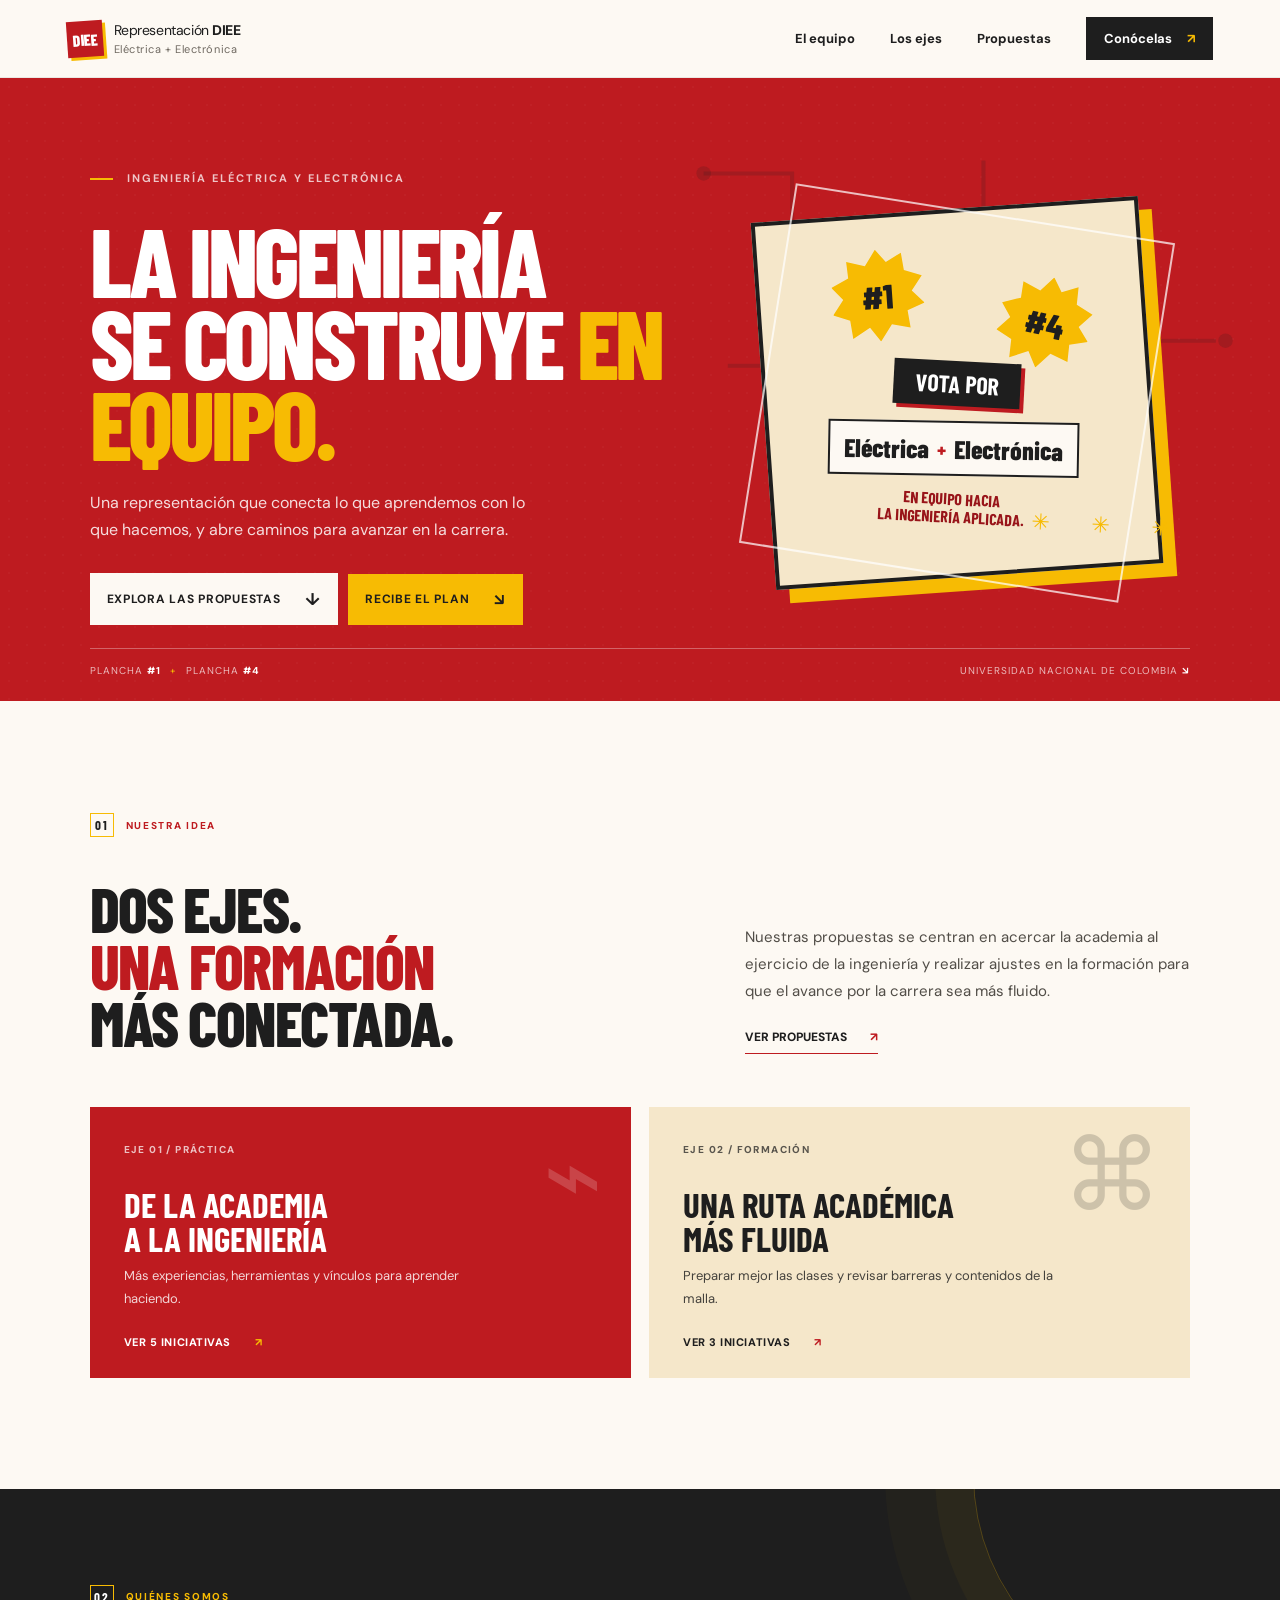
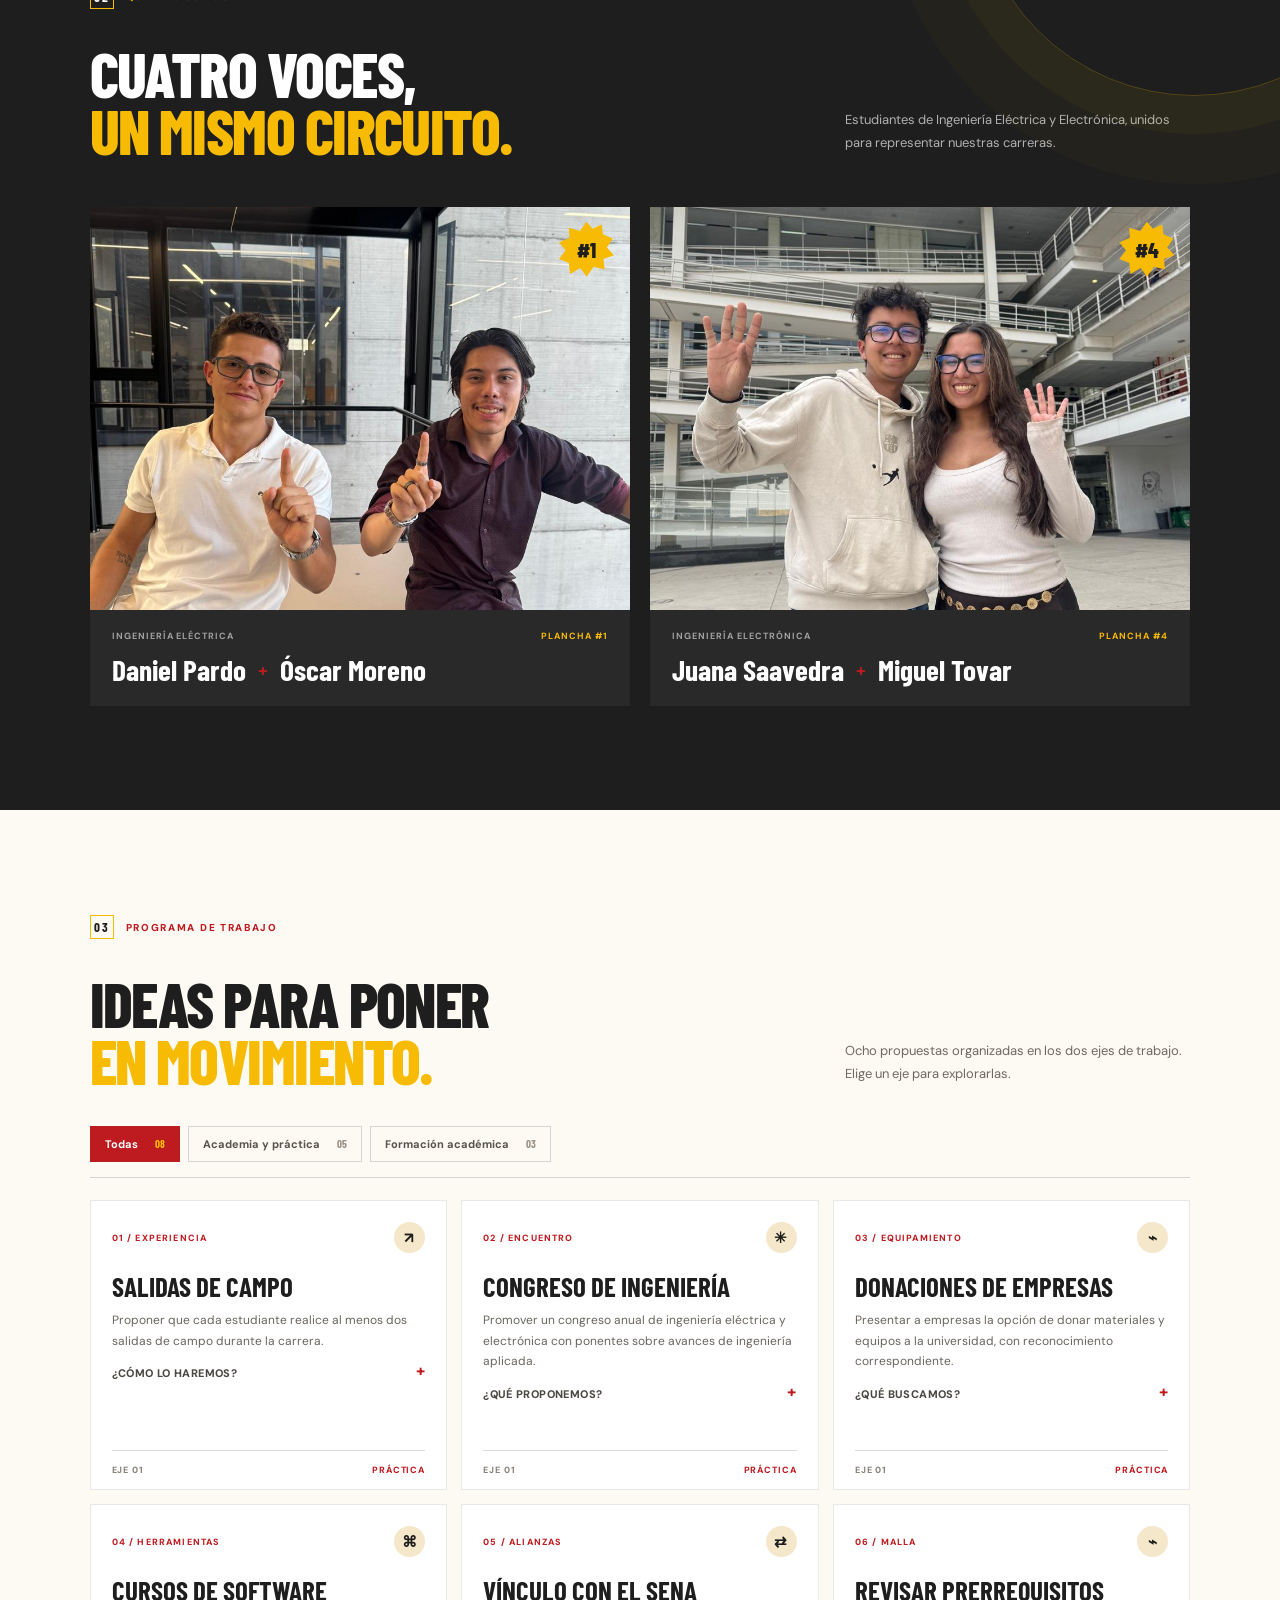
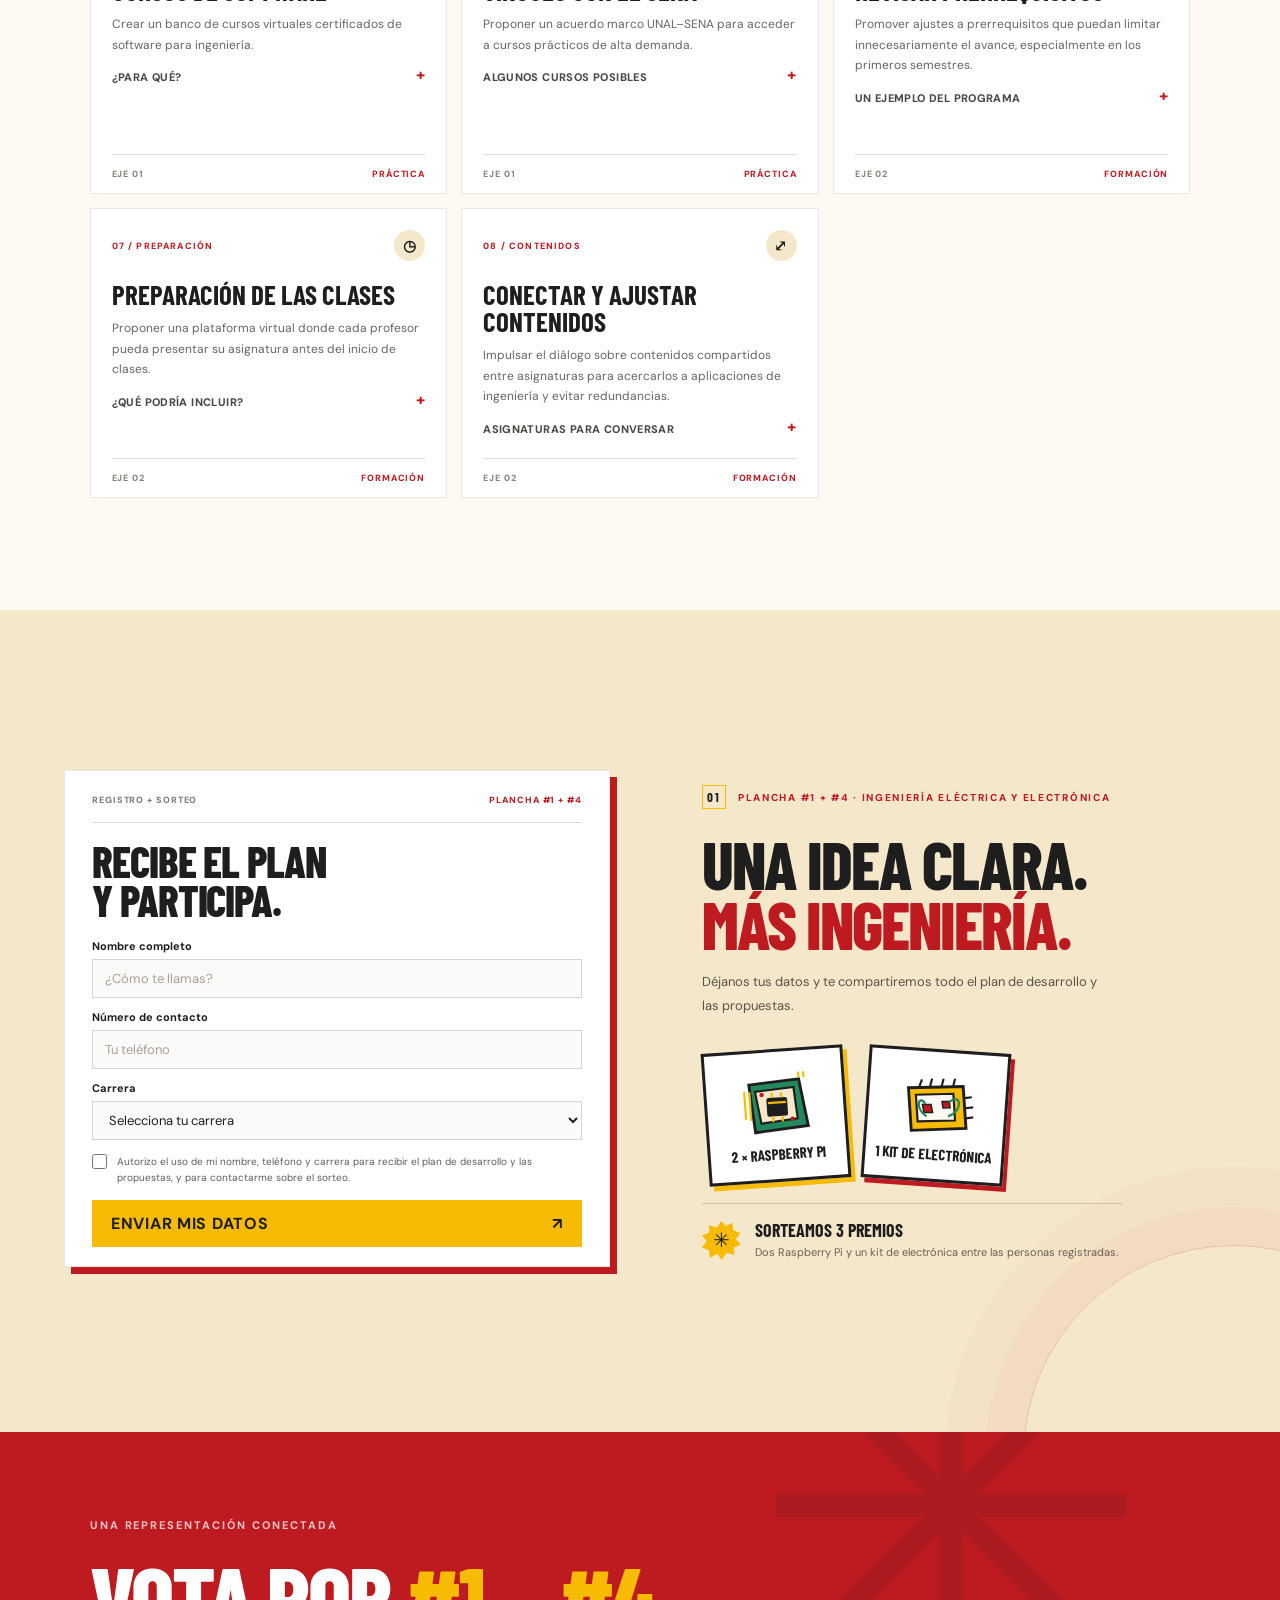
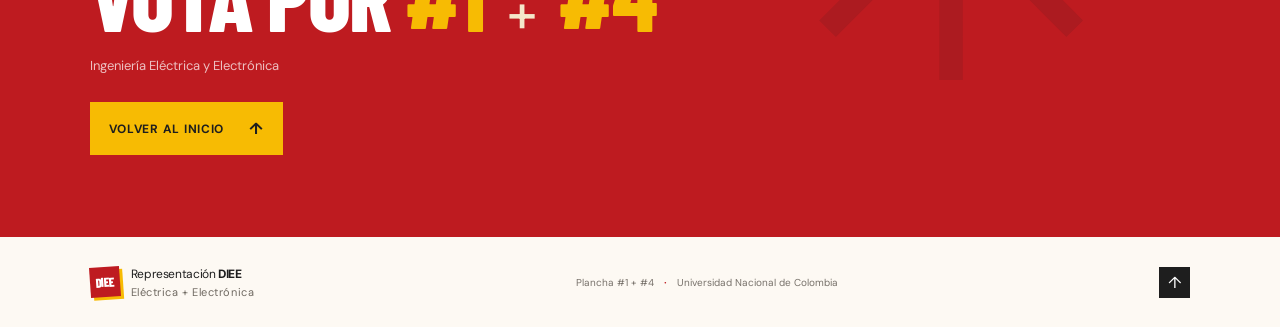
<file: index.html>
<!doctype html>
<html lang="es">
<head>
  <meta charset="utf-8">
  <meta name="viewport" content="width=device-width, initial-scale=1">
  <meta name="theme-color" content="#be1b20">
  <meta name="description" content="Propuestas para la representación estudiantil de Ingeniería Eléctrica y Electrónica.">
  <title>Representación Eléctrica y Electrónica | Plancha #1 + #4</title>
  <link rel="stylesheet" href="styles.css">
  <link rel="stylesheet" href="team.css">
  <link rel="stylesheet" href="signup.css">
  <link rel="stylesheet" href="readability.css">
  <script src="script.js" defer></script>
</head>
<body>
  <a class="skip-link" href="#contenido">Saltar al contenido</a>
  <header class="site-header">
    <a class="brand" href="#inicio" aria-label="Representación DIEE, inicio">
      <span class="brand-mark" aria-hidden="true">DIEE</span>
      <span>Representación <b>DIEE</b><small>Eléctrica + Electrónica</small></span>
    </a>
    <button class="menu-toggle" aria-expanded="false" aria-controls="main-nav" aria-label="Abrir menú"><span></span><span></span></button>
    <nav id="main-nav" class="main-nav" aria-label="Navegación principal">
      <a href="#equipo">El equipo</a><a href="#ejes">Los ejes</a><a href="#propuestas">Propuestas</a><a class="nav-cta" href="#propuestas">Conócelas <span aria-hidden="true">↗</span></a>
    </nav>
  </header>

  <main id="contenido">
    <section class="hero" id="inicio">
      <div class="hero-circuit" aria-hidden="true"><svg viewBox="0 0 780 580" fill="none"><path d="M63 60h110v78h130v81h95m-305 80h166v-73h96v106h130m-252 102h105v-74h105v-88h147M411 44v73h89v75h122M530 334h90v-66h80" stroke="currentColor" stroke-width="5"/><circle cx="63" cy="60" r="9" fill="currentColor"/><circle cx="393" cy="219" r="9" fill="currentColor"/><circle cx="712" cy="268" r="9" fill="currentColor"/><circle cx="619" cy="334" r="9" fill="currentColor"/><circle cx="316" cy="433" r="9" fill="currentColor"/></svg></div>
      <div class="hero-copy">
        <p class="eyebrow light"><span></span> Ingeniería Eléctrica y Electrónica</p>
        <h1>La ingeniería<br>se construye <em>en equipo.</em></h1>
        <p class="hero-lead">Una representación que conecta lo que aprendemos con lo que hacemos, y abre caminos para avanzar en la carrera.</p>
        <div class="hero-actions"><a class="button button-cream" href="#propuestas">Explora las propuestas <span aria-hidden="true">↓</span></a><a class="button button-yellow" href="#contacto">Recibe el plan <span aria-hidden="true">↘</span></a></div>
      </div>
      <div class="hero-art" aria-label="Representación gráfica de las planchas uno y cuatro">
        <div class="bursts"><span class="burst burst-one">#1</span><span class="burst burst-four">#4</span></div>
        <div class="art-label">Vota por</div>
        <div class="art-chip" aria-label="Ingeniería Eléctrica e Ingeniería Electrónica"><span>Eléctrica</span><span aria-hidden="true">+</span><span>Electrónica</span></div>
        <div class="art-caption">En equipo hacia<br>la ingeniería aplicada.</div>
        <div class="art-sparks" aria-hidden="true">✳　✳　✳</div>
      </div>
      <div class="hero-bottom"><span>Plancha <b>#1</b> <i>+</i> Plancha <b>#4</b></span><span>Universidad Nacional de Colombia <b>↘</b></span></div>
    </section>

    <section class="intro section-wrap" id="ejes">
      <div class="section-kicker"><span>01</span> NUESTRA IDEA</div>
      <div class="intro-grid">
        <h2>Dos ejes.<br><span>Una formación</span><br>más conectada.</h2>
        <div class="intro-copy"><p>Nuestras propuestas se centran en acercar la academia al ejercicio de la ingeniería y realizar ajustes en la formación para que el avance por la carrera sea más fluido.</p><a class="text-link" href="#propuestas">Ver propuestas <span>↗</span></a></div>
      </div>
      <div class="axis-grid">
        <article class="axis-card axis-red"><span class="axis-number">EJE 01 / PRÁCTICA</span><div class="axis-icon" aria-hidden="true">⌁</div><h3>De la academia<br>a la ingeniería</h3><p>Más experiencias, herramientas y vínculos para aprender haciendo.</p><a href="#propuestas" data-filter-link="practica">Ver 5 iniciativas <span>↗</span></a></article>
        <article class="axis-card axis-cream"><span class="axis-number">EJE 02 / FORMACIÓN</span><div class="axis-icon" aria-hidden="true">⌘</div><h3>Una ruta académica<br>más fluida</h3><p>Preparar mejor las clases y revisar barreras y contenidos de la malla.</p><a href="#propuestas" data-filter-link="formacion">Ver 3 iniciativas <span>↗</span></a></article>
      </div>
    </section>

    <section class="team-section" id="equipo">
      <div class="section-wrap">
        <div class="section-kicker"><span>02</span> QUIÉNES SOMOS</div>
        <div class="section-heading"><div><h2>Cuatro voces,<br><em>un mismo circuito.</em></h2></div><p>Estudiantes de Ingeniería Eléctrica y Electrónica, unidos para representar nuestras carreras.</p></div>
        <div class="team-grid">
          <article class="team-pair">
            <div class="pair-photo-wrap"><img class="pair-photo" src="assets/daniel-pardo-oscar-moreno.jpeg" alt="Daniel Pardo y Óscar Moreno juntos, levantando un dedo índice" loading="lazy"><span class="photo-stamp">#1</span></div>
            <div class="pair-info"><div class="pair-heading"><span>INGENIERÍA ELÉCTRICA</span><b>PLANCHA #1</b></div><div class="pair-names"><h3>Daniel Pardo</h3><span class="pair-plus">+</span><h3>Óscar Moreno</h3></div></div>
          </article>
          <article class="team-pair">
            <div class="pair-photo-wrap"><img class="pair-photo" src="assets/juana-saavedra-miguel-tovar.jpeg" alt="Juana Saavedra y Miguel Tovar juntos frente al edificio de la universidad" loading="lazy"><span class="photo-stamp">#4</span></div>
            <div class="pair-info"><div class="pair-heading"><span>INGENIERÍA ELECTRÓNICA</span><b>PLANCHA #4</b></div><div class="pair-names"><h3>Juana Saavedra</h3><span class="pair-plus">+</span><h3>Miguel Tovar</h3></div></div>
          </article>
        </div>
      </div>
    </section>

    <section class="proposals section-wrap" id="propuestas">
      <div class="section-kicker"><span>03</span> PROGRAMA DE TRABAJO</div>
      <div class="section-heading proposal-heading"><div><h2>Ideas para poner<br><em>en movimiento.</em></h2></div><p>Ocho propuestas organizadas en los dos ejes de trabajo. Elige un eje para explorarlas.</p></div>
      <div class="filter-row" role="group" aria-label="Filtrar propuestas por eje">
        <button class="filter-button active" data-filter="todas" aria-pressed="true">Todas <span>08</span></button>
        <button class="filter-button" data-filter="practica" aria-pressed="false">Academia y práctica <span>05</span></button>
        <button class="filter-button" data-filter="formacion" aria-pressed="false">Formación académica <span>03</span></button>
      </div>
      <div class="proposal-grid">
        <article class="proposal-card" data-axis="practica"><div class="proposal-top"><span>01 / EXPERIENCIA</span><span class="proposal-icon">↗</span></div><h3>Salidas de campo</h3><p>Proponer que cada estudiante realice al menos dos salidas de campo durante la carrera.</p><details><summary>¿Cómo lo haremos?</summary><ul><li>Buscar empresas dispuestas a recibir visitas.</li><li>Gestionar un acuerdo marco que facilite la colaboración.</li><li>Gestionar recursos para los desplazamientos.</li></ul></details><div class="card-foot">EJE 01 <span>PRÁCTICA</span></div></article>
        <article class="proposal-card" data-axis="practica"><div class="proposal-top"><span>02 / ENCUENTRO</span><span class="proposal-icon">✳</span></div><h3>Congreso de ingeniería</h3><p>Promover un congreso anual de ingeniería eléctrica y electrónica con ponentes sobre avances de ingeniería aplicada.</p><details><summary>¿Qué proponemos?</summary><ul><li>Invitar ponentes de distintos lugares.</li><li>Abrir charlas y eventos breves al público.</li><li>Hacer de la UNAL un espacio para discutir y difundir la ingeniería.</li></ul></details><div class="card-foot">EJE 01 <span>PRÁCTICA</span></div></article>
        <article class="proposal-card" data-axis="practica"><div class="proposal-top"><span>03 / EQUIPAMIENTO</span><span class="proposal-icon">⌁</span></div><h3>Donaciones de empresas</h3><p>Presentar a empresas la opción de donar materiales y equipos a la universidad, con reconocimiento correspondiente.</p><details><summary>¿Qué buscamos?</summary><ul><li>Facilitar la renovación de equipos y el acceso a materiales actualizados.</li><li>Acercar a los futuros ingenieros a los equipos de la industria.</li><li>Reducir algunos costos de adquisición para la universidad.</li></ul></details><div class="card-foot">EJE 01 <span>PRÁCTICA</span></div></article>
        <article class="proposal-card" data-axis="practica"><div class="proposal-top"><span>04 / HERRAMIENTAS</span><span class="proposal-icon">⌘</span></div><h3>Cursos de software</h3><p>Crear un banco de cursos virtuales certificados de software para ingeniería.</p><details><summary>¿Para qué?</summary><ul><li>Ayudar a dominar herramientas usadas en el trabajo de ingeniería.</li><li>Contar con una certificación institucional de las habilidades adquiridas.</li></ul></details><div class="card-foot">EJE 01 <span>PRÁCTICA</span></div></article>
        <article class="proposal-card" data-axis="practica"><div class="proposal-top"><span>05 / ALIANZAS</span><span class="proposal-icon">⇄</span></div><h3>Vínculo con el SENA</h3><p>Proponer un acuerdo marco UNAL–SENA para acceder a cursos prácticos de alta demanda.</p><details><summary>Algunos cursos posibles</summary><ul><li>Eléctrica: PLC, motores, variadores de frecuencia y tableros de control.</li><li>Electrónica: soldadura SMD, reparación de tarjetas, fibra óptica y electrónica de potencia.</li><li>Buscar un curso por carrera cada semestre, en horarios accesibles.</li></ul></details><div class="card-foot">EJE 01 <span>PRÁCTICA</span></div></article>
        <article class="proposal-card" data-axis="formacion"><div class="proposal-top"><span>06 / MALLA</span><span class="proposal-icon">⌁</span></div><h3>Revisar prerrequisitos</h3><p>Promover ajustes a prerrequisitos que puedan limitar innecesariamente el avance, especialmente en los primeros semestres.</p><details><summary>Un ejemplo del programa</summary><ul><li>Revisar casos como Cálculo Diferencial cuando sea prerrequisito de asignaturas sin necesidad real.</li></ul></details><div class="card-foot">EJE 02 <span>FORMACIÓN</span></div></article>
        <article class="proposal-card" data-axis="formacion"><div class="proposal-top"><span>07 / PREPARACIÓN</span><span class="proposal-icon">◷</span></div><h3>Preparación de las clases</h3><p>Proponer una plataforma virtual donde cada profesor pueda presentar su asignatura antes del inicio de clases.</p><details><summary>¿Qué podría incluir?</summary><ul><li>Temas que se aprenderán y conocimientos previos útiles.</li><li>El enfoque del profesor y aplicaciones de interés.</li><li>Recursos para preparar temas y reducir repeticiones entre asignaturas.</li></ul></details><div class="card-foot">EJE 02 <span>FORMACIÓN</span></div></article>
        <article class="proposal-card" data-axis="formacion"><div class="proposal-top"><span>08 / CONTENIDOS</span><span class="proposal-icon">⤢</span></div><h3>Conectar y ajustar contenidos</h3><p>Impulsar el diálogo sobre contenidos compartidos entre asignaturas para acercarlos a aplicaciones de ingeniería y evitar redundancias.</p><details><summary>Asignaturas para conversar</summary><ul><li>Mecánica para Ingeniería.</li><li>Fundamentos de Materiales para Ingeniería.</li><li>Variable Compleja.</li></ul></details><div class="card-foot">EJE 02 <span>FORMACIÓN</span></div></article>
      </div>
    </section>

    <section class="signup-section signup-feature" id="contacto">
      <div class="section-wrap signup-grid">
        <form class="signup-form" id="signup-form">
          <div class="form-heading"><span>REGISTRO + SORTEO</span><span>PLANCHA #1 + #4</span></div>
          <h1 class="signup-form-title">Recibe el plan<br>y participa.</h1>
          <label for="nombre">Nombre completo</label>
          <input id="nombre" name="nombre" type="text" autocomplete="name" maxlength="120" placeholder="¿Cómo te llamas?" required>
          <label for="telefono">Número de contacto</label>
          <input id="telefono" name="telefono" type="tel" autocomplete="tel" inputmode="tel" maxlength="30" placeholder="Tu teléfono" required>
          <label for="carrera">Carrera</label>
          <select id="carrera" name="carrera" required>
            <option value="" selected disabled>Selecciona tu carrera</option>
            <option value="Ingeniería Eléctrica">Ingeniería Eléctrica</option>
            <option value="Ingeniería Electrónica">Ingeniería Electrónica</option>
          </select>
          <label class="consent-row"><input name="consentimiento" type="checkbox" required><span>Autorizo el uso de mi nombre, teléfono y carrera para recibir el plan de desarrollo y las propuestas, y para contactarme sobre el sorteo.</span></label>
          <div class="honeypot" aria-hidden="true"><label for="sitio">Deja este campo vacío</label><input id="sitio" name="sitio" type="text" tabindex="-1" autocomplete="off"></div>
          <button class="button button-yellow form-submit" type="submit"><span>Enviar mis datos</span><span aria-hidden="true">↗</span></button>
          <p class="form-status" id="form-status" aria-live="polite" role="status"></p>
        </form>
        <div class="signup-copy">
          <p class="section-kicker"><span>01</span> PLANCHA #1 + #4 · INGENIERÍA ELÉCTRICA Y ELECTRÓNICA</p>
          <h2>Una idea clara.<br><em>Más ingeniería.</em></h2>
          <p>Déjanos tus datos y te compartiremos todo el plan de desarrollo y las propuestas.</p>
          <div class="sticker-row" aria-label="Premios del sorteo">
            <figure class="prize-sticker sticker-pi">
              <svg viewBox="0 0 120 100" role="img" aria-label="Ilustración de una placa Raspberry Pi"><path d="M25 19 95 15 104 81 30 86Z" fill="#21895d" stroke="#1e1e1e" stroke-width="4"/><path d="m33 29 54-3 3 44-51 4Z" fill="#f5e7ca" stroke="#1e1e1e" stroke-width="3"/><rect x="48" y="39" width="29" height="26" rx="3" fill="#1e1e1e"/><path d="M50 46h25M56 39v-7m13 7v-7m-13 33v8m13-8v8" stroke="#f7bb03" stroke-width="3"/><path d="M18 28v39m7-38v40m70-56v-8m7 8v-8" stroke="#f7bb03" stroke-width="3"/><circle cx="42" cy="34" r="3" fill="#be1b20"/><circle cx="83" cy="70" r="3" fill="#be1b20"/></svg>
              <figcaption>2 × Raspberry Pi</figcaption>
            </figure>
            <figure class="prize-sticker sticker-kit">
              <svg viewBox="0 0 120 100" role="img" aria-label="Ilustración de un kit de componentes electrónicos"><path d="m19 28 76-7 8 58-76 8Z" fill="#f7bb03" stroke="#1e1e1e" stroke-width="4"/><path d="m30 37 52-5 5 37-52 5Z" fill="#fdf9f3" stroke="#1e1e1e" stroke-width="3"/><path d="m40 50 12-1 3 11-12 1Zm27-6 10-1 2 9-10 1Z" fill="#be1b20" stroke="#1e1e1e" stroke-width="2"/><path d="m34 25 3-10m12 9 2-11m14 10 2-11m14 10 2-11m15 26 10-2m-8 16 11-2m-9 16 10-2" stroke="#1e1e1e" stroke-width="3"/><path d="M44 49c-9-14-16 7 3 17m30-22c16-15 21 11 0 20" fill="none" stroke="#21895d" stroke-width="3"/></svg>
              <figcaption>1 kit de electrónica</figcaption>
            </figure>
          </div>
          <div class="raffle-note"><span class="raffle-star" aria-hidden="true">✳</span><span><b>Sorteamos 3 premios</b><small>Dos Raspberry Pi y un kit de electrónica entre las personas registradas.</small></span></div>
        </div>
      </div>
    </section>

    <section class="closing">
      <div class="closing-circuit" aria-hidden="true">✳</div>
      <div class="section-wrap closing-inner"><p class="eyebrow light">UNA REPRESENTACIÓN CONECTADA</p><h2>Vota por <span>#1</span> <b>+</b> <span>#4</span></h2><p>Ingeniería Eléctrica y Electrónica</p><a href="#inicio" class="button button-yellow">Volver al inicio <span aria-hidden="true">↑</span></a></div>
    </section>
  </main>
  <footer class="site-footer"><a class="brand footer-brand" href="#inicio"><span class="brand-mark">DIEE</span><span>Representación <b>DIEE</b><small>Eléctrica + Electrónica</small></span></a><span>Plancha #1 + #4 <b>·</b> Universidad Nacional de Colombia</span><a href="#inicio" aria-label="Volver al inicio">↑</a></footer>
</body>
</html>
</file>
<file: styles.css>
@import url('https://fonts.googleapis.com/css2?family=Barlow+Condensed:wght@600;700;800;900&family=DM+Sans:wght@400;500;600;700&display=swap');
:root{--red:#be1b20;--red-dark:#981419;--yellow:#f7bb03;--cream:#fdf9f3;--paper:#f5e7ca;--ink:#1e1e1e;--white:#fff;--muted:#6f6961;--line:rgba(30,30,30,.16);--display:'Barlow Condensed','Arial Narrow',Impact,sans-serif;--body:'DM Sans',Arial,sans-serif;--content:1160px}
*{box-sizing:border-box}html{scroll-behavior:smooth;scroll-padding-top:82px}body{margin:0;background:var(--cream);color:var(--ink);font-family:var(--body);-webkit-font-smoothing:antialiased}a{color:inherit;text-decoration:none}button{font:inherit}.skip-link{position:absolute;left:-9999px;top:auto}.skip-link:focus{left:1rem;top:1rem;background:white;z-index:100;padding:1rem}.site-header{height:78px;display:flex;align-items:center;justify-content:space-between;padding:0 max(calc((100vw - var(--content))/2),5.2vw);background:var(--cream);position:sticky;top:0;z-index:20;border-bottom:1px solid rgba(30,30,30,.08)}.brand{display:flex;gap:11px;align-items:center;font-size:14px;letter-spacing:-.03em}.brand>b,.brand b{font-weight:800}.brand small{display:block;color:var(--muted);font-size:10px;letter-spacing:.05em;margin-top:3px}.brand-mark{background:var(--red);color:white;width:36px;height:36px;display:grid;place-items:center;font-family:var(--display);font-size:16px;font-weight:800;transform:rotate(-4deg);box-shadow:3px 3px var(--yellow)}.main-nav{display:flex;align-items:center;gap:35px;font-size:12px;font-weight:700}.main-nav>a:not(.nav-cta){transition:color .2s}.main-nav>a:hover{color:var(--red)}.nav-cta{background:var(--ink);color:white;padding:13px 18px}.nav-cta span{color:var(--yellow);padding-left:12px}.menu-toggle{display:none;border:0;background:none;padding:8px}.hero{min-height:610px;background:var(--red);color:white;position:relative;overflow:hidden;padding:82px max(calc((100vw - var(--content))/2),7vw) 76px;display:grid;grid-template-columns:1.15fr .85fr;align-items:center}.hero:after{content:"";position:absolute;inset:0;background-image:radial-gradient(rgba(255,255,255,.1) 1px,transparent 1.5px);background-size:18px 18px;opacity:.25;pointer-events:none}.hero-copy,.hero-art,.hero-bottom{position:relative;z-index:1}.hero-copy{max-width:590px}.eyebrow{font-size:10px;font-weight:700;letter-spacing:.18em;text-transform:uppercase}.eyebrow.light{color:rgba(255,255,255,.75)}.eyebrow span{display:inline-block;width:23px;height:2px;background:var(--yellow);vertical-align:middle;margin-right:9px}.hero h1{font-family:var(--display);font-size:clamp(60px,7.5vw,100px);line-height:.85;letter-spacing:-.04em;text-transform:uppercase;margin:34px 0 25px;font-weight:800}.hero h1 em,.section-heading em{color:var(--yellow);font-style:normal}.hero-lead{max-width:450px;font-size:16px;line-height:1.7;color:rgba(255,255,255,.85);margin:0 0 30px}.button{display:inline-flex;align-items:center;gap:25px;font-size:11px;font-weight:700;text-transform:uppercase;letter-spacing:.06em;padding:16px 19px;transition:transform .2s,box-shadow .2s}.button:hover{transform:translateY(-3px);box-shadow:4px 4px rgba(30,30,30,.28)}.button-cream{background:var(--cream);color:var(--ink)}.button-cream span{font-size:17px}.hero-art{height:390px;display:flex;flex-direction:column;align-items:center;justify-content:center;transform:rotate(3deg)}.hero-art:before{content:"";position:absolute;width:min(380px,36vw);height:360px;background:var(--paper);border:4px solid var(--ink);box-shadow:13px 14px var(--yellow);transform:rotate(-7deg)}.hero-art:after{content:"";position:absolute;width:min(380px,36vw);height:360px;border:2px solid rgba(255,255,255,.72);transform:rotate(6deg)}.bursts,.art-label,.art-chip,.art-caption,.art-sparks{position:relative;z-index:2}.bursts{display:flex;gap:76px;margin:0 0 9px}.burst{width:92px;height:92px;display:grid;place-items:center;background:var(--yellow);color:var(--ink);font:800 34px var(--display);clip-path:polygon(50% 0%,61% 14%,78% 5%,80% 24%,99% 31%,87% 47%,100% 61%,81% 68%,83% 87%,63% 82%,50% 100%,39% 84%,20% 95%,18% 75%,0 68%,12% 52%,0 38%,19% 29%,18% 11%,38% 17%)}.burst-four{transform:translateY(12px) rotate(9deg)}.burst-one{transform:translateY(-6px) rotate(-7deg)}.art-label{background:var(--ink);color:white;padding:8px 22px;font:700 24px var(--display);text-transform:uppercase;margin-bottom:15px;box-shadow:4px 4px var(--red)}.art-chip{display:flex;align-items:center;gap:12px;background:var(--cream);color:var(--ink);padding:12px 20px;font:800 35px var(--display);transform:rotate(-2deg);border:2px solid var(--ink)}.art-chip span:nth-child(2){color:var(--red);font-size:29px}.art-caption{font:700 16px var(--display);text-align:center;text-transform:uppercase;line-height:1.1;margin-top:14px;color:var(--red-dark)}.art-sparks{position:absolute;right:1%;bottom:14%;font-size:22px;color:var(--yellow);letter-spacing:10px}.hero-circuit{position:absolute;right:0;top:0;width:49%;height:90%;color:rgba(30,30,30,.17)}.hero-circuit svg{width:100%;height:100%}.hero-bottom{position:absolute;bottom:24px;left:max(calc((100vw - var(--content))/2),7vw);right:max(calc((100vw - var(--content))/2),7vw);display:flex;justify-content:space-between;border-top:1px solid rgba(255,255,255,.32);padding-top:15px;text-transform:uppercase;font-size:9px;letter-spacing:.1em;color:rgba(255,255,255,.7)}.hero-bottom b{color:white}.hero-bottom i{color:var(--yellow);font-style:normal;padding:0 5px}.section-wrap{width:min(var(--content),86%);margin:0 auto}.intro{padding-top:112px;padding-bottom:111px}.section-kicker{font-size:9px;font-weight:800;letter-spacing:.17em;color:var(--red);display:flex;align-items:center;gap:12px}.section-kicker>span{color:var(--ink);font:700 13px var(--display);border:1px solid var(--yellow);width:24px;height:24px;display:grid;place-items:center}.intro-grid{display:grid;grid-template-columns:1.1fr .9fr;align-items:end;gap:10%;margin:43px 0 56px}.intro h2,.section-heading h2,.closing h2{font:800 clamp(42px,5vw,62px)/.92 var(--display);text-transform:uppercase;letter-spacing:-.025em;margin:0}.intro h2 span{color:var(--red)}.intro-copy{max-width:450px;padding-bottom:5px}.intro-copy p{font-size:15px;line-height:1.8;color:#514d47;margin:0 0 20px}.text-link{font-size:11px;text-transform:uppercase;font-weight:800;border-bottom:1px solid var(--red);padding-bottom:8px}.text-link span{color:var(--red);padding-left:20px}.axis-grid{display:grid;grid-template-columns:1fr 1fr;gap:18px}.axis-card{padding:30px 34px 27px;min-height:250px;position:relative;overflow:hidden}.axis-red{background:var(--red);color:white}.axis-cream{background:var(--paper)}.axis-number{font-size:9px;font-weight:800;letter-spacing:.14em;opacity:.72}.axis-icon{position:absolute;right:28px;top:18px;font:100px/.9 var(--display);opacity:.18}.axis-card h3{font:700 35px/.96 var(--display);text-transform:uppercase;margin:30px 0 10px}.axis-card p{font-size:12px;line-height:1.7;max-width:370px;opacity:.82;margin:0 0 20px}.axis-card a{font-size:10px;font-weight:800;text-transform:uppercase;letter-spacing:.05em}.axis-card a span{padding-left:20px;color:var(--yellow)}.axis-cream a span{color:var(--red)}.team-section{background:var(--ink);color:white;padding:96px 0 104px;position:relative;overflow:hidden}.team-section:before{content:"";position:absolute;right:-135px;top:-235px;width:440px;height:440px;border:1px solid rgba(247,187,3,.25);border-radius:50%;box-shadow:0 0 0 38px rgba(247,187,3,.035),0 0 0 88px rgba(247,187,3,.025)}.team-section .section-kicker{color:var(--yellow)}.team-section .section-kicker>span{color:white}.section-heading{display:flex;align-items:end;justify-content:space-between;gap:35px;margin:36px 0 48px}.section-heading h2{color:white}.section-heading>p{max-width:345px;color:rgba(255,255,255,.65);font-size:13px;line-height:1.8;margin:0 0 4px}.team-grid{display:grid;grid-template-columns:repeat(4,1fr);gap:15px}.person-card{background:#292929;min-width:0}.person-art{height:210px;display:grid;place-items:center;position:relative;overflow:hidden;color:var(--ink)}.person-art:before,.person-art:after{content:"";position:absolute;width:150px;height:150px;border:1px solid currentColor;border-radius:50%;opacity:.32}.person-art:after{width:195px;height:195px}.person-art>span{font:800 54px var(--display);position:relative;z-index:1;letter-spacing:-.08em}.person-art>i{position:absolute;right:17px;top:11px;font:700 43px var(--display);font-style:normal;opacity:.65}.person-yellow{background:var(--yellow)}.person-cream{background:var(--paper)}.person-meta{padding:19px 20px 17px}.person-meta>span{font-size:8px;font-weight:700;letter-spacing:.11em;color:rgba(255,255,255,.56)}.person-meta h3{font:700 25px var(--display);margin:8px 0 17px}.person-line{display:flex;align-items:center;justify-content:space-between;font-size:9px;color:rgba(255,255,255,.55);text-transform:uppercase;letter-spacing:.08em}.person-line span:first-child{height:1px;width:28px;background:var(--red)}.proposals{padding-top:105px;padding-bottom:112px}.proposals .section-kicker{color:var(--red)}.proposal-heading{margin-bottom:37px}.proposal-heading h2{color:var(--ink)}.proposal-heading>p{color:var(--muted)}.filter-row{display:flex;gap:8px;border-bottom:1px solid var(--line);padding-bottom:15px;margin-bottom:22px;flex-wrap:wrap}.filter-button{border:1px solid var(--line);background:transparent;padding:10px 14px;font-size:10px;font-weight:700;color:#59534d;cursor:pointer;transition:all .2s}.filter-button span{font:700 11px var(--display);margin-left:14px;color:#9a9187}.filter-button:hover,.filter-button.active{background:var(--red);color:white;border-color:var(--red)}.filter-button.active span,.filter-button:hover span{color:var(--yellow)}.proposal-grid{display:grid;grid-template-columns:repeat(3,1fr);gap:14px}.proposal-card{background:#fff;border:1px solid rgba(30,30,30,.1);padding:21px 21px 0;min-height:290px;display:flex;flex-direction:column;transition:transform .2s,box-shadow .2s}.proposal-card:hover{transform:translateY(-3px);box-shadow:0 9px 25px rgba(30,30,30,.08)}.proposal-card[hidden]{display:none}.proposal-top{display:flex;align-items:center;justify-content:space-between;color:var(--red);font-size:8px;font-weight:800;letter-spacing:.13em}.proposal-icon{width:31px;height:31px;border-radius:50%;background:var(--paper);display:grid;place-items:center;color:var(--ink);font-size:15px}.proposal-card h3{font:700 27px/1 var(--display);text-transform:uppercase;margin:20px 0 10px}.proposal-card>p{font-size:11px;line-height:1.7;color:#69645e;margin:0 0 12px}.proposal-card details{font-size:10px;margin:3px 0 16px;color:#4b4742}.proposal-card summary{cursor:pointer;list-style:none;font-weight:800;text-transform:uppercase;letter-spacing:.035em}.proposal-card summary::-webkit-details-marker{display:none}.proposal-card summary:after{content:"+";float:right;color:var(--red);font-size:16px;line-height:10px}.proposal-card details[open] summary:after{content:"−"}.proposal-card details ul{padding-left:16px;line-height:1.65;color:#6f6961}.proposal-card details li{padding:2px 0}.card-foot{border-top:1px solid var(--line);margin-top:auto;padding:13px 0;color:#8a837b;font-size:8px;font-weight:800;letter-spacing:.1em;display:flex;justify-content:space-between}.card-foot span{color:var(--red)}.filter-status{min-height:15px;font-size:10px;color:var(--muted);margin:14px 0 0}.closing{background:var(--red);color:white;position:relative;overflow:hidden;padding:75px 0 82px}.closing-inner{position:relative;z-index:1}.closing h2{font-size:clamp(54px,8vw,90px);margin:23px 0 8px}.closing h2 span{color:var(--yellow)}.closing h2 b{font:500 .6em var(--body);color:var(--paper);padding:0 8px}.closing-inner>p:not(.eyebrow){font-size:13px;color:rgba(255,255,255,.72);margin:0 0 28px}.button-yellow{background:var(--yellow);color:var(--ink)}.button-yellow span{font-size:16px}.closing-circuit{position:absolute;right:10%;top:-155px;font-size:480px;line-height:1;color:rgba(30,30,30,.11)}.site-footer{min-height:90px;display:flex;align-items:center;justify-content:space-between;padding:20px max(calc((100vw - var(--content))/2),7vw);gap:20px}.site-footer>span{font-size:9px;color:#77716a}.site-footer>span b{color:var(--red);padding:0 7px}.site-footer>a:last-child{background:var(--ink);color:white;width:31px;height:31px;display:grid;place-items:center}.footer-brand{font-size:12px}.footer-brand .brand-mark{width:30px;height:30px;font-size:13px}
@media(max-width:850px){.site-header{padding:0 6%;height:70px}.main-nav{gap:20px}.hero{padding-left:7%;padding-right:7%;min-height:560px}.hero-art{transform:scale(.9) rotate(3deg)}.section-wrap{width:86%}.team-grid{grid-template-columns:repeat(2,1fr)}.person-art{height:230px}.proposal-grid{grid-template-columns:repeat(2,1fr)}.hero-bottom{left:7%;right:7%}}
@media(max-width:620px){html{scroll-padding-top:68px}.site-header{height:66px}.brand{font-size:12px}.brand-mark{width:31px;height:31px}.menu-toggle{display:grid;gap:5px;cursor:pointer}.menu-toggle span{width:22px;height:2px;background:var(--ink)}.main-nav{display:none;position:absolute;top:66px;left:0;right:0;background:var(--cream);padding:18px 7% 22px;flex-direction:column;align-items:stretch;gap:0;border-bottom:1px solid var(--line)}.main-nav.open{display:flex}.main-nav>a{padding:13px 4px}.main-nav .nav-cta{text-align:center;margin-top:6px}.hero{display:block;padding:68px 7% 84px;min-height:auto}.hero h1{font-size:clamp(57px,15vw,84px);margin:27px 0 20px}.hero-lead{font-size:14px;max-width:400px}.hero-art{height:305px;margin-top:17px;transform:scale(.82) rotate(3deg)}.hero-art:before,.hero-art:after{width:310px;height:300px}.hero-bottom{bottom:18px;font-size:7px;letter-spacing:.04em}.hero-bottom span:last-child{max-width:125px;text-align:right}.intro{padding-top:76px;padding-bottom:78px}.intro-grid{display:block;margin:32px 0}.intro h2,.section-heading h2{font-size:49px}.intro-copy{margin-top:23px}.intro-copy p{font-size:13px}.axis-grid{grid-template-columns:1fr;gap:10px}.axis-card{min-height:218px;padding:25px}.axis-card h3{font-size:31px;margin-top:26px}.team-section{padding:72px 0 78px}.section-heading{display:block;margin:31px 0}.section-heading>p{margin-top:19px;font-size:12px}.team-grid{gap:10px}.person-art{height:155px}.person-art>span{font-size:43px}.person-meta{padding:14px 12px}.person-meta>span{font-size:7px;letter-spacing:.06em}.person-meta h3{font-size:22px;margin:8px 0 14px}.person-line{font-size:8px}.proposals{padding-top:75px;padding-bottom:78px}.proposal-heading{margin-bottom:27px}.proposal-heading>p{margin-top:18px}.filter-row{gap:6px}.filter-button{padding:9px 10px;font-size:9px}.filter-button span{margin-left:5px}.proposal-grid{grid-template-columns:1fr;gap:10px}.proposal-card{min-height:245px;padding:19px 18px 0}.proposal-card h3{font-size:26px}.proposal-card>p{font-size:12px}.closing{padding:62px 0}.closing h2{font-size:54px}.site-footer{padding:20px 7%;align-items:flex-start}.site-footer>span{max-width:135px;text-align:right;line-height:1.6;font-size:8px}.footer-brand{font-size:10px}.footer-brand small{font-size:8px}.footer-brand .brand-mark{width:26px;height:26px}.closing-circuit{right:-27%;top:-50px;font-size:330px}}
@media(prefers-reduced-motion:reduce){html{scroll-behavior:auto}*,*:before,*:after{transition-duration:.01ms!important;animation-duration:.01ms!important}}
.art-chip{gap:8px;padding:10px 14px;font-size:clamp(18px,2vw,27px);white-space:nowrap}.art-chip span:nth-child(2){font-size:.8em}@media(max-width:620px){.art-chip{gap:7px;padding:9px 11px;font-size:19px}}
</file>
<file: team.css>
.team-grid{grid-template-columns:repeat(2,minmax(0,1fr));gap:20px}
.team-pair{background:#292929;min-width:0}
.pair-photo-wrap,.pair-art{height:auto;aspect-ratio:1.34;position:relative;overflow:hidden}
.pair-photo{width:100%;height:100%;display:block;object-fit:cover;object-position:center 42%}
.photo-stamp{position:absolute;right:16px;top:15px;width:55px;height:55px;display:grid;place-items:center;background:var(--yellow);color:var(--ink);font:800 21px var(--display);clip-path:polygon(50% 0,61% 13%,78% 5%,80% 23%,98% 31%,87% 47%,100% 61%,81% 68%,83% 87%,63% 82%,50% 100%,39% 84%,20% 95%,18% 75%,0 68%,12% 52%,0 38%,19% 29%,18% 11%,38% 17%)}
.pair-info{padding:20px 22px 22px}
.pair-heading{display:flex;justify-content:space-between;gap:12px;align-items:center;color:rgba(255,255,255,.56);font-size:8px;font-weight:700;letter-spacing:.11em}
.pair-heading b{color:var(--yellow);font-size:8px}
.pair-names{display:flex;align-items:center;gap:12px;margin-top:13px;flex-wrap:wrap}
.pair-names h3{font:700 clamp(22px,2.3vw,31px)/1 var(--display);margin:0;color:white}
.pair-plus{color:var(--red);font-size:17px;font-weight:700}
.pair-art{background:var(--paper);display:flex;align-items:center;justify-content:center;gap:11%;color:var(--ink);isolation:isolate}
.pair-orbit{position:absolute;width:76%;aspect-ratio:1;border:1px solid rgba(30,30,30,.28);border-radius:50%;box-shadow:0 0 0 28px rgba(190,27,32,.05),0 0 0 58px rgba(190,27,32,.05);z-index:-1}
.pair-initials{width:27%;aspect-ratio:1;display:grid;place-items:center;border:3px solid var(--ink);font:800 clamp(34px,5vw,64px) var(--display);box-shadow:7px 7px var(--red)}
.initials-js{background:var(--cream);transform:rotate(-5deg)}
.initials-mt{background:var(--yellow);transform:rotate(5deg)}
.pair-art-mark{position:absolute;right:7%;top:4%;font:800 58px var(--display);color:var(--red);opacity:.7}
@media(max-width:620px){.team-grid{grid-template-columns:1fr;gap:14px}.pair-photo-wrap,.pair-art{aspect-ratio:1.45}.pair-info{padding:17px 16px 19px}.pair-names{gap:9px}.pair-names h3{font-size:clamp(21px,6vw,28px)}.pair-heading{font-size:7px}}
</file>
<file: signup.css>
.signup-section{background:var(--paper);padding:92px 0 100px;position:relative;overflow:hidden}
.signup-section:after{content:"";position:absolute;right:-130px;top:-160px;width:420px;height:420px;border:1px solid rgba(190,27,32,.17);border-radius:50%;box-shadow:0 0 0 38px rgba(190,27,32,.035),0 0 0 78px rgba(190,27,32,.025);pointer-events:none}
.signup-grid{display:grid;grid-template-columns:.9fr 1.1fr;gap:10%;align-items:center;position:relative;z-index:1}
.signup-copy h2{font:800 clamp(47px,5.6vw,70px)/.91 var(--display);text-transform:uppercase;letter-spacing:-.03em;margin:32px 0 20px}
.signup-copy h2 em{color:var(--red);font-style:normal}
.signup-copy>p:not(.section-kicker){max-width:420px;font-size:13px;line-height:1.8;color:#595249;margin:0}
.raffle-note{display:flex;align-items:center;gap:14px;margin-top:29px;padding-top:20px;border-top:1px solid rgba(30,30,30,.18);max-width:420px}
.raffle-star{display:grid;place-items:center;flex:0 0 47px;height:47px;background:var(--yellow);color:var(--ink);font-size:24px;clip-path:polygon(50% 0,61% 13%,78% 5%,80% 23%,98% 31%,87% 47%,100% 61%,81% 68%,83% 87%,63% 82%,50% 100%,39% 84%,20% 95%,18% 75%,0 68%,12% 52%,0 38%,19% 29%,18% 11%,38% 17%)}
.raffle-note b{display:block;font:700 21px var(--display);text-transform:uppercase}
.raffle-note small{display:block;font-size:10px;line-height:1.6;color:#686158;margin-top:3px}
.signup-form{background:white;padding:29px 31px 24px;box-shadow:8px 8px var(--red);border:1px solid rgba(30,30,30,.1)}
.form-heading{display:flex;justify-content:space-between;gap:10px;border-bottom:1px solid var(--line);padding-bottom:16px;margin-bottom:19px;color:#837a71;font-size:8px;font-weight:800;letter-spacing:.1em}
.form-heading span:last-child{color:var(--red)}
.signup-form>label:not(.consent-row){display:block;font-size:10px;font-weight:700;margin:15px 0 7px}
.signup-form input:not([type=checkbox]),.signup-form select{width:100%;height:43px;background:#fbfaf8;border:1px solid rgba(30,30,30,.17);border-radius:0;padding:0 12px;color:var(--ink);font:12px var(--body);outline:none}
.signup-form input:focus,.signup-form select:focus{border-color:var(--red);box-shadow:0 0 0 2px rgba(190,27,32,.12)}
.signup-form input::placeholder{color:#a7a098}
.consent-row{display:flex;align-items:flex-start;gap:10px;margin:18px 0 2px;font-size:9px;line-height:1.6;color:#625c55;cursor:pointer}
.consent-row input{flex:0 0 15px;width:15px;height:15px;margin:0;accent-color:var(--red)}
.honeypot{position:absolute;left:-10000px;width:1px;height:1px;overflow:hidden}
.form-submit{width:100%;justify-content:space-between;border:0;margin-top:15px;cursor:pointer}
.form-submit:disabled{opacity:.65;cursor:wait;transform:none;box-shadow:none}
.form-status{min-height:0;margin:10px 0 0;font-size:10px;line-height:1.6}
.form-status:empty{display:none}
.form-status[data-state=success]{padding:10px;background:#edf5e8;color:#285b23}
.form-status[data-state=error]{padding:10px;background:#fff0ed;color:#9a231c}
.form-privacy{font-size:8px;color:#898178;margin:12px 0 0;line-height:1.5}
@media(max-width:800px){.signup-grid{gap:6%}.signup-form{padding:25px 23px 20px}}
@media(max-width:620px){.signup-section{padding:72px 0 80px}.signup-grid{grid-template-columns:1fr;gap:32px}.signup-copy h2{font-size:52px;margin:25px 0 16px}.signup-copy>p:not(.section-kicker){font-size:12px}.raffle-note{margin-top:22px}.signup-form{padding:23px 18px 19px;box-shadow:5px 5px var(--red)}}
.signup-feature{min-height:calc(100svh - 78px);padding:30px 0 36px;display:flex;align-items:center;background:var(--paper)}
.signup-feature:after{right:-165px;top:auto;bottom:-235px;border-color:rgba(190,27,32,.2)}
.signup-feature .signup-grid{width:min(1240px,90%);grid-template-columns:1.03fr .97fr;gap:8%;align-items:center}
.signup-feature .signup-form{padding:23px 27px 19px;box-shadow:7px 7px var(--red)}
.signup-feature .signup-form{background:white}
.signup-form-title{font:800 clamp(32px,3.5vw,43px)/.9 var(--display);text-transform:uppercase;letter-spacing:-.025em;margin:18px 0 19px;color:var(--ink)}
.signup-feature .signup-form>label:not(.consent-row){margin:12px 0 6px}
.signup-feature .signup-form input:not([type=checkbox]),.signup-feature .signup-form select{height:39px}
.signup-feature .consent-row{margin:14px 0 2px}
.signup-feature .form-submit{margin-top:12px;padding-top:13px;padding-bottom:13px}
.signup-feature .form-privacy{margin-top:8px}
.signup-feature .signup-copy h2{font-size:clamp(48px,5.2vw,66px);margin:25px 0 16px}
.signup-feature .signup-copy>p:not(.section-kicker){max-width:410px}
.sticker-row{display:flex;gap:18px;align-items:center;margin-top:24px;padding:8px 3px 2px}
.prize-sticker{width:142px;min-height:133px;margin:0;padding:9px 9px 10px;display:flex;flex-direction:column;justify-content:center;align-items:center;gap:5px;background:white;border:3px solid var(--ink);box-shadow:4px 5px var(--yellow);transform:rotate(-4deg);text-align:center}
.prize-sticker svg{width:86px;height:73px;overflow:visible}
.prize-sticker figcaption{font:700 15px/1 var(--display);text-transform:uppercase}
.sticker-kit{transform:rotate(4deg);box-shadow:4px 5px var(--red)}
.signup-feature .raffle-note{margin-top:19px;padding-top:15px}
.signup-feature .raffle-note b{font-size:18px}
.signup-feature .raffle-star{flex-basis:39px;height:39px;font-size:20px}
.hero-actions{display:flex;align-items:center;gap:10px;flex-wrap:wrap}
.hero-actions .button{padding:15px 17px}
@media(max-width:800px){.signup-feature{min-height:calc(100svh - 70px)}.signup-feature .signup-grid{width:88%;gap:5%}.signup-feature .signup-form{padding:21px 21px 17px}.signup-form-title{font-size:36px}.signup-feature .signup-copy h2{font-size:52px}.prize-sticker{width:128px;min-height:122px}.prize-sticker svg{width:75px;height:64px}}
@media(max-width:620px){.signup-feature{min-height:calc(100svh - 66px);padding:22px 0 32px;align-items:start}.signup-feature .signup-grid{width:88%;grid-template-columns:1fr;gap:29px}.signup-feature .signup-form{order:0;padding:20px 18px 17px;box-shadow:5px 5px var(--red)}.signup-form-title{font-size:35px;margin:14px 0 15px}.signup-feature .signup-form>label:not(.consent-row){margin:10px 0 5px}.signup-feature .signup-form input:not([type=checkbox]),.signup-feature .signup-form select{height:38px}.signup-feature .signup-copy{order:1}.signup-feature .signup-copy h2{font-size:48px;margin:21px 0 13px}.signup-feature .signup-copy>p:not(.section-kicker){font-size:12px}.sticker-row{margin-top:17px;gap:14px}.prize-sticker{width:124px;min-height:117px}.prize-sticker svg{width:70px;height:59px}.signup-feature .raffle-note{margin-top:17px}.signup-feature .form-privacy{font-size:8px}}
@media(max-width:620px){.hero-actions{gap:8px}.hero-actions .button{padding:14px 12px;font-size:9px;gap:12px}}
</file>
<file: readability.css>
/* Slightly larger supporting text for easier reading. */
.brand small{font-size:11px}
.main-nav{font-size:13px}
.eyebrow{font-size:11px}
.button{font-size:12px}
.hero-bottom{font-size:10px}
.section-kicker{font-size:10px}
.text-link{font-size:12px}
.axis-number{font-size:10px}
.axis-card p{font-size:13px}
.axis-card a{font-size:11px}
.person-meta>span{font-size:9px}
.person-line{font-size:10px}
.proposal-top{font-size:9px}
.proposal-card>p{font-size:12px}
.proposal-card details{font-size:11px}
.card-foot{font-size:9px}
.filter-button{font-size:11px}
.site-footer>span{font-size:10px}
.form-heading{font-size:9px}
.signup-form>label:not(.consent-row){font-size:11px}
.signup-form input:not([type=checkbox]),.signup-form select{font-size:13px}
.consent-row{font-size:10px}
.form-status{font-size:11px}
.form-privacy{font-size:9px}
.raffle-note small{font-size:11px}
.pair-heading,.pair-heading b{font-size:9px}
@media(max-width:620px){
  .hero-bottom{font-size:8px}
  .hero-actions .button{font-size:10px}
  .section-heading>p{font-size:13px}
  .person-meta>span{font-size:8px}
  .person-line{font-size:9px}
  .filter-button{font-size:10px}
  .filter-button span{font-size:12px}
  .site-footer>span{font-size:9px}
  .footer-brand small{font-size:9px}
  .proposal-card>p{font-size:13px}
  .pair-heading,.pair-heading b{font-size:8px}
}
</file>
